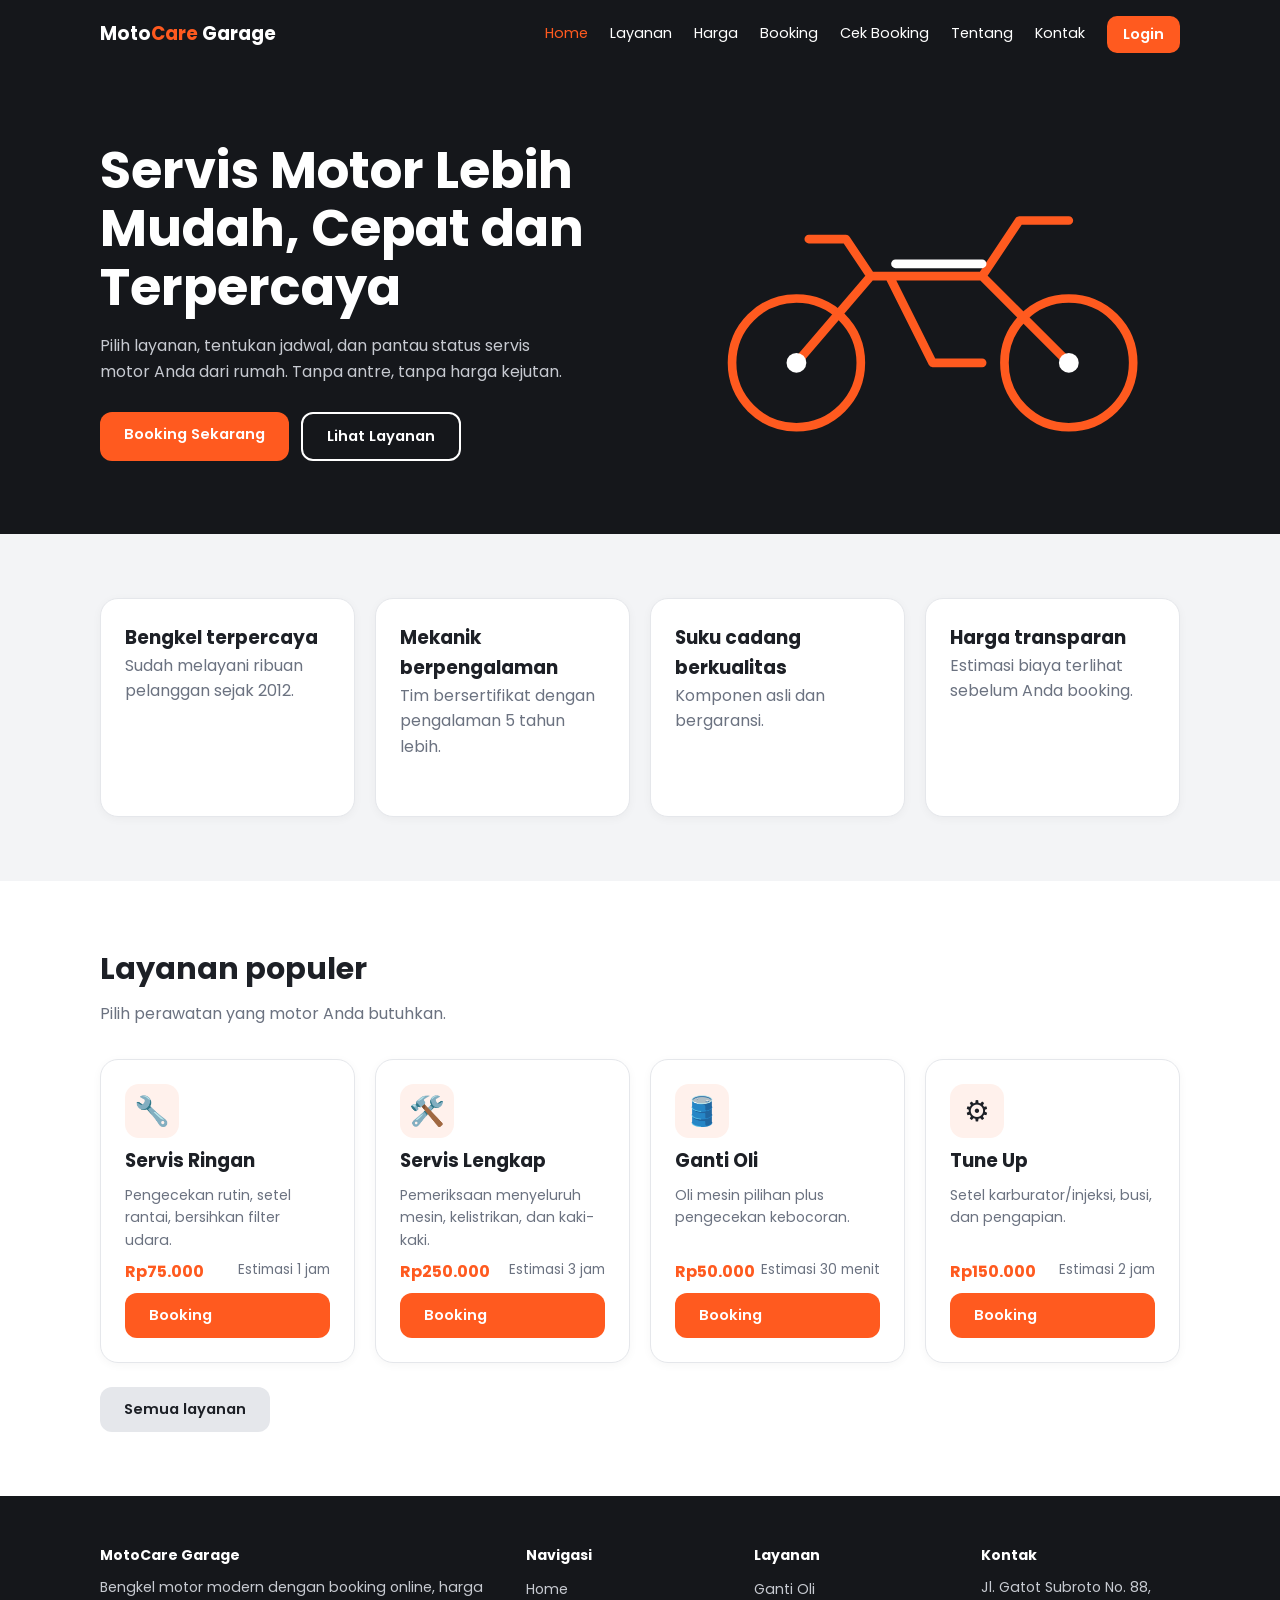
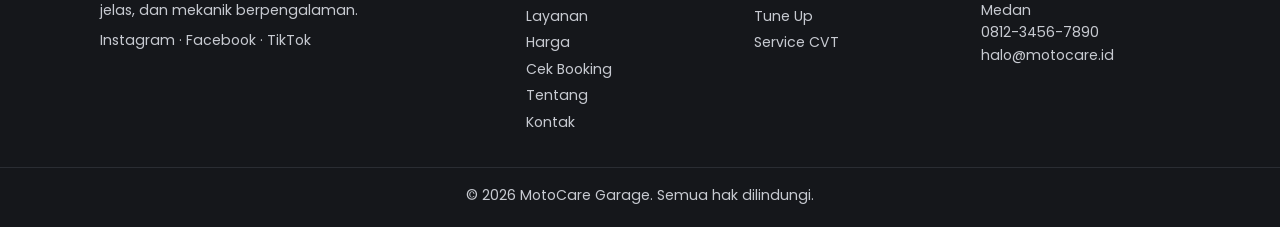
<file: index.html>
<!DOCTYPE html><html lang="id"><head><meta charset="UTF-8"><meta name="viewport" content="width=device-width,initial-scale=1"><title>Home - MotoCare Garage</title><link href="https://fonts.googleapis.com/css2?family=Poppins:wght@400;500;600;700&display=swap" rel="stylesheet"><link rel="stylesheet" href="css/style.css"><link rel="stylesheet" href="css/responsive.css"></head><body><header class="nav"><div class="wrap nav-in"><a class="logo" href="index.html">Moto<b>Care</b> Garage</a><button class="burger" id="burger" aria-label="Menu">&#9776;</button><nav id="menu"><a href="index.html">Home</a><a href="layanan.html">Layanan</a><a href="harga.html">Harga</a><a href="booking.html">Booking</a><a href="cek-booking.html">Cek Booking</a><a href="tentang.html">Tentang</a><a href="kontak.html">Kontak</a><a class="btn btn-sm" id="authLink" href="login.html">Login</a></nav></div></header><main><section class="hero"><div class="wrap"><div><h1>Servis Motor Lebih Mudah, Cepat dan Terpercaya</h1><p>Pilih layanan, tentukan jadwal, dan pantau status servis motor Anda dari rumah. Tanpa antre, tanpa harga kejutan.</p><div class="btns"><a class="btn" href="booking.html">Booking Sekarang</a><a class="btn btn-line" href="layanan.html">Lihat Layanan</a></div></div><svg viewBox="0 0 400 260" fill="none" stroke="#ff5a1f" stroke-width="7" stroke-linecap="round" stroke-linejoin="round" role="img" aria-label="Ilustrasi motor"><circle cx="90" cy="180" r="52"/><circle cx="310" cy="180" r="52"/><path d="M90 180 150 110h90l70 70M150 110l-20-30h-30M240 110l30-45h40M165 110l35 70h40" /><path d="M170 100h70" stroke="#fff"/><circle cx="90" cy="180" r="8" fill="#fff" stroke="none"/><circle cx="310" cy="180" r="8" fill="#fff" stroke="none"/></svg></div></section>
<section class="sec gray"><div class="wrap grid"><div class="card"><h3>Bengkel terpercaya</h3><p class="sub">Sudah melayani ribuan pelanggan sejak 2012.</p></div><div class="card"><h3>Mekanik berpengalaman</h3><p class="sub">Tim bersertifikat dengan pengalaman 5 tahun lebih.</p></div><div class="card"><h3>Suku cadang berkualitas</h3><p class="sub">Komponen asli dan bergaransi.</p></div><div class="card"><h3>Harga transparan</h3><p class="sub">Estimasi biaya terlihat sebelum Anda booking.</p></div></div></section>
<section class="sec"><div class="wrap"><h2>Layanan populer</h2><p class="sub">Pilih perawatan yang motor Anda butuhkan.</p><div class="grid" id="svcGrid" data-limit="4"></div><p style="margin-top:24px"><a class="btn btn-gray" href="layanan.html">Semua layanan</a></p></div></section></main>
<footer class="foot"><div class="wrap"><div><h4>MotoCare Garage</h4><p>Bengkel motor modern dengan booking online, harga jelas, dan mekanik berpengalaman.</p><p style="margin-top:8px">Instagram &middot; Facebook &middot; TikTok</p></div><div><h4>Navigasi</h4><a href="index.html">Home</a><a href="layanan.html">Layanan</a><a href="harga.html">Harga</a><a href="cek-booking.html">Cek Booking</a><a href="tentang.html">Tentang</a><a href="kontak.html">Kontak</a></div><div><h4>Layanan</h4><a href="layanan.html">Ganti Oli</a><a href="layanan.html">Tune Up</a><a href="layanan.html">Service CVT</a></div><div><h4>Kontak</h4><p>Jl. Gatot Subroto No. 88, Medan</p><p>0812-3456-7890</p><p>halo@motocare.id</p></div></div><p class="copy">&copy; 2026 MotoCare Garage. Semua hak dilindungi.</p></footer>
<script src="js/main.js"></script></body></html>
</file>
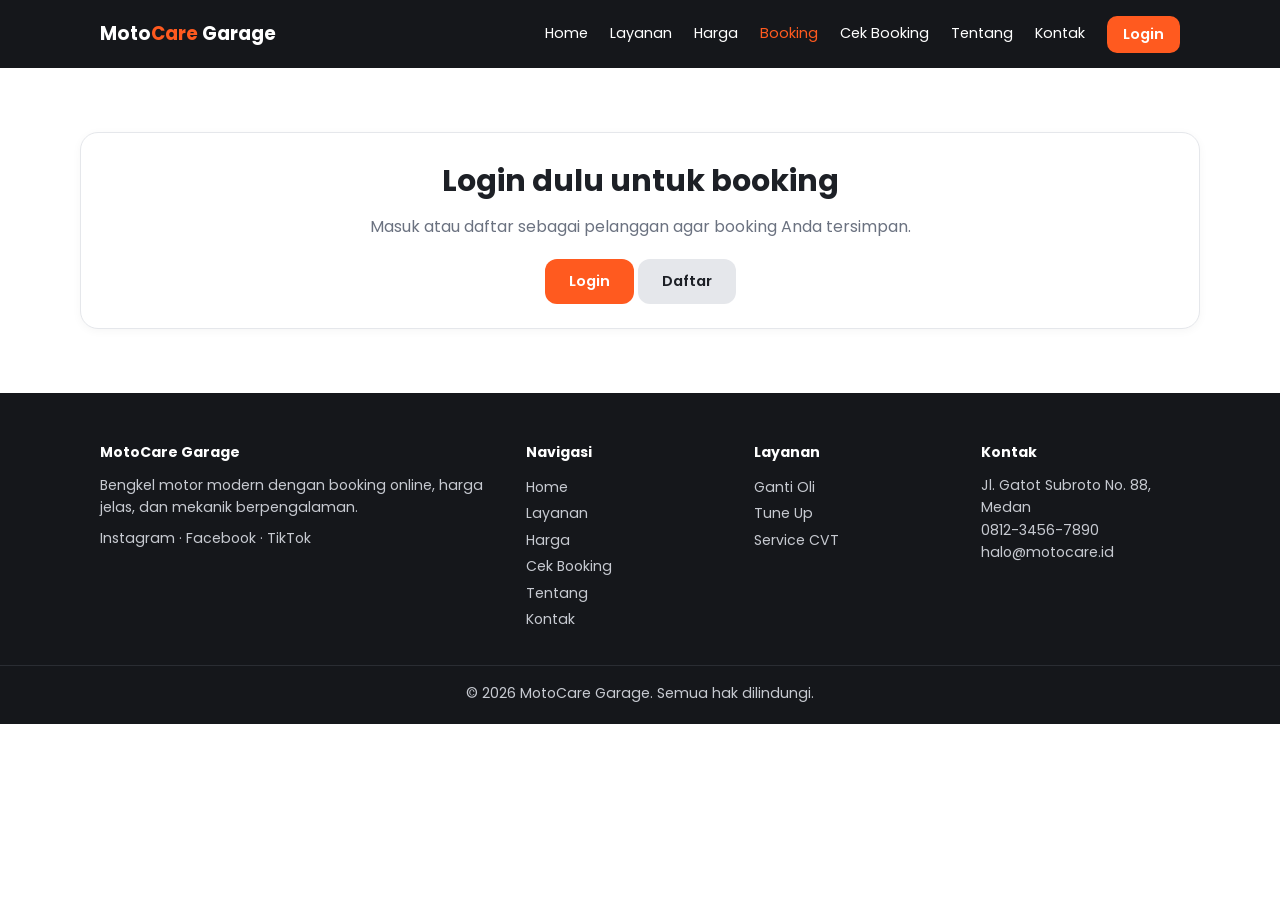
<file: booking.html>
<!DOCTYPE html><html lang="id"><head><meta charset="UTF-8"><meta name="viewport" content="width=device-width,initial-scale=1"><title>Booking Servis - MotoCare Garage</title><link href="https://fonts.googleapis.com/css2?family=Poppins:wght@400;500;600;700&display=swap" rel="stylesheet"><link rel="stylesheet" href="css/style.css"><link rel="stylesheet" href="css/responsive.css"></head><body><header class="nav"><div class="wrap nav-in"><a class="logo" href="index.html">Moto<b>Care</b> Garage</a><button class="burger" id="burger" aria-label="Menu">&#9776;</button><nav id="menu"><a href="index.html">Home</a><a href="layanan.html">Layanan</a><a href="harga.html">Harga</a><a href="booking.html">Booking</a><a href="cek-booking.html">Cek Booking</a><a href="tentang.html">Tentang</a><a href="kontak.html">Kontak</a><a class="btn btn-sm" id="authLink" href="login.html">Login</a></nav></div></header><main><section class="pagehead"><div class="wrap"><h1>Booking Servis</h1><p>Isi data motor dan pilih jadwal yang tersedia.</p></div></section><div class="wrap sec"><div id="bookWrap" class="form card"><form id="bookForm" novalidate><label>Nama pelanggan</label><input name="name"><p class="err" id="e-name"></p><div class="row"><div><label>Nomor WhatsApp</label><input name="wa" placeholder="081234567890"><p class="err" id="e-wa"></p></div><div><label>Jenis motor</label><input name="motor" placeholder="Honda Vario 150"><p class="err" id="e-motor"></p></div></div><div class="row"><div><label>Nomor plat</label><input name="plat" placeholder="BK 1234 AB"><p class="err" id="e-plat"></p></div><div><label>Layanan</label><select name="svc" id="svc"></select><p class="err" id="e-svc"></p></div></div><div class="row"><div><label>Tanggal</label><input type="date" name="date"><p class="err" id="e-date"></p></div><div><label>Jam</label><select name="time" id="time"></select><p class="err" id="e-time"></p></div></div><label>Keluhan motor</label><textarea name="note" rows="3"></textarea><button class="btn">Konfirmasi Booking</button></form></div></div></main>
<footer class="foot"><div class="wrap"><div><h4>MotoCare Garage</h4><p>Bengkel motor modern dengan booking online, harga jelas, dan mekanik berpengalaman.</p><p style="margin-top:8px">Instagram &middot; Facebook &middot; TikTok</p></div><div><h4>Navigasi</h4><a href="index.html">Home</a><a href="layanan.html">Layanan</a><a href="harga.html">Harga</a><a href="cek-booking.html">Cek Booking</a><a href="tentang.html">Tentang</a><a href="kontak.html">Kontak</a></div><div><h4>Layanan</h4><a href="layanan.html">Ganti Oli</a><a href="layanan.html">Tune Up</a><a href="layanan.html">Service CVT</a></div><div><h4>Kontak</h4><p>Jl. Gatot Subroto No. 88, Medan</p><p>0812-3456-7890</p><p>halo@motocare.id</p></div></div><p class="copy">&copy; 2026 MotoCare Garage. Semua hak dilindungi.</p></footer>
<script src="js/main.js"></script><script src="js/booking.js"></script></body></html>
</file>
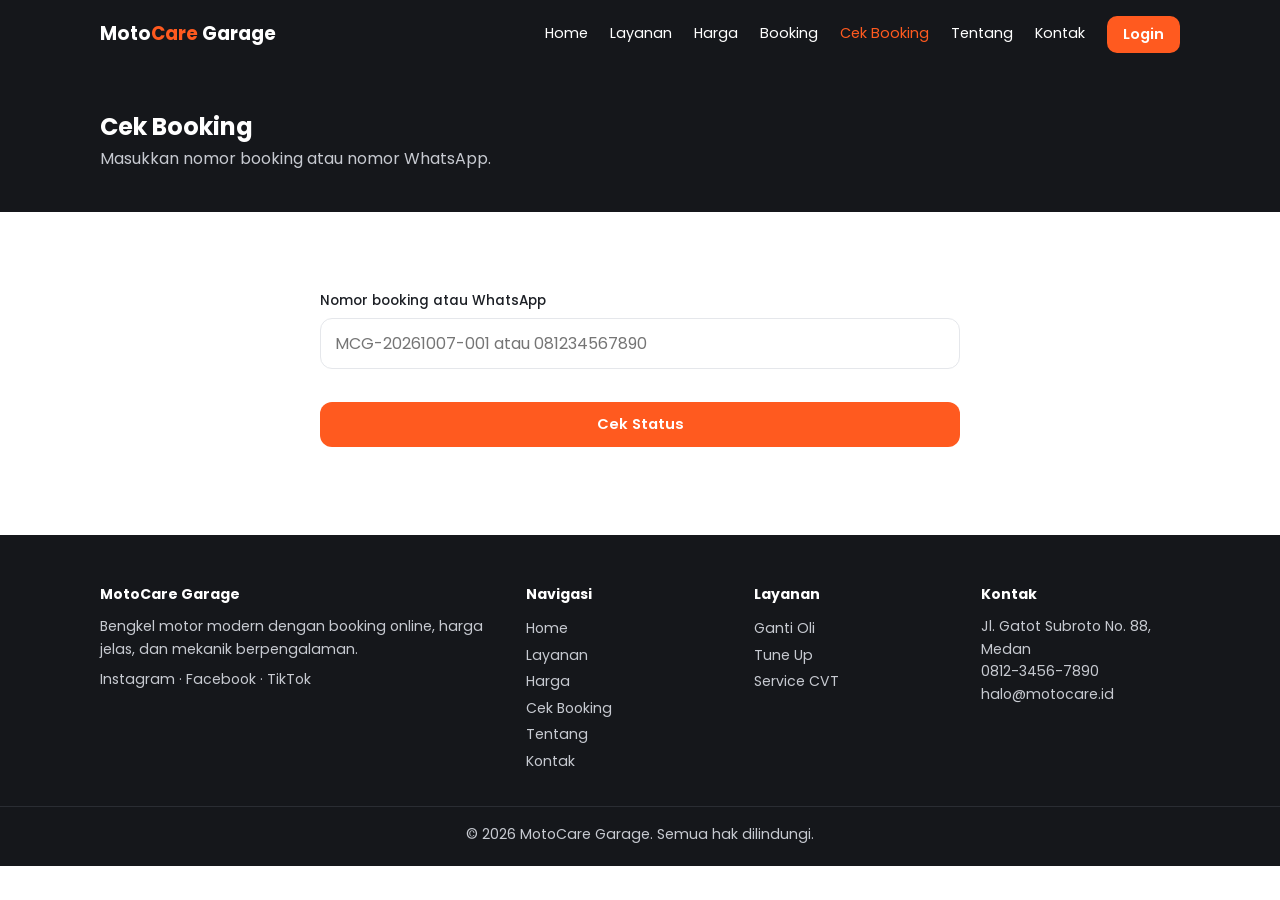
<file: cek-booking.html>
<!DOCTYPE html><html lang="id"><head><meta charset="UTF-8"><meta name="viewport" content="width=device-width,initial-scale=1"><title>Cek Booking - MotoCare Garage</title><link href="https://fonts.googleapis.com/css2?family=Poppins:wght@400;500;600;700&display=swap" rel="stylesheet"><link rel="stylesheet" href="css/style.css"><link rel="stylesheet" href="css/responsive.css"></head><body><header class="nav"><div class="wrap nav-in"><a class="logo" href="index.html">Moto<b>Care</b> Garage</a><button class="burger" id="burger" aria-label="Menu">&#9776;</button><nav id="menu"><a href="index.html">Home</a><a href="layanan.html">Layanan</a><a href="harga.html">Harga</a><a href="booking.html">Booking</a><a href="cek-booking.html">Cek Booking</a><a href="tentang.html">Tentang</a><a href="kontak.html">Kontak</a><a class="btn btn-sm" id="authLink" href="login.html">Login</a></nav></div></header><main><section class="pagehead"><div class="wrap"><h1>Cek Booking</h1><p>Masukkan nomor booking atau nomor WhatsApp.</p></div></section><div class="wrap sec"><form class="form" id="checkForm" novalidate><label>Nomor booking atau WhatsApp</label><input name="q" placeholder="MCG-20261007-001 atau 081234567890"><p class="err" id="e-q"></p><button class="btn">Cek Status</button></form><div class="form" id="result" style="margin-top:24px"></div></div></main>
<footer class="foot"><div class="wrap"><div><h4>MotoCare Garage</h4><p>Bengkel motor modern dengan booking online, harga jelas, dan mekanik berpengalaman.</p><p style="margin-top:8px">Instagram &middot; Facebook &middot; TikTok</p></div><div><h4>Navigasi</h4><a href="index.html">Home</a><a href="layanan.html">Layanan</a><a href="harga.html">Harga</a><a href="cek-booking.html">Cek Booking</a><a href="tentang.html">Tentang</a><a href="kontak.html">Kontak</a></div><div><h4>Layanan</h4><a href="layanan.html">Ganti Oli</a><a href="layanan.html">Tune Up</a><a href="layanan.html">Service CVT</a></div><div><h4>Kontak</h4><p>Jl. Gatot Subroto No. 88, Medan</p><p>0812-3456-7890</p><p>halo@motocare.id</p></div></div><p class="copy">&copy; 2026 MotoCare Garage. Semua hak dilindungi.</p></footer>
<script src="js/main.js"></script><script src="js/booking.js"></script></body></html>
</file>
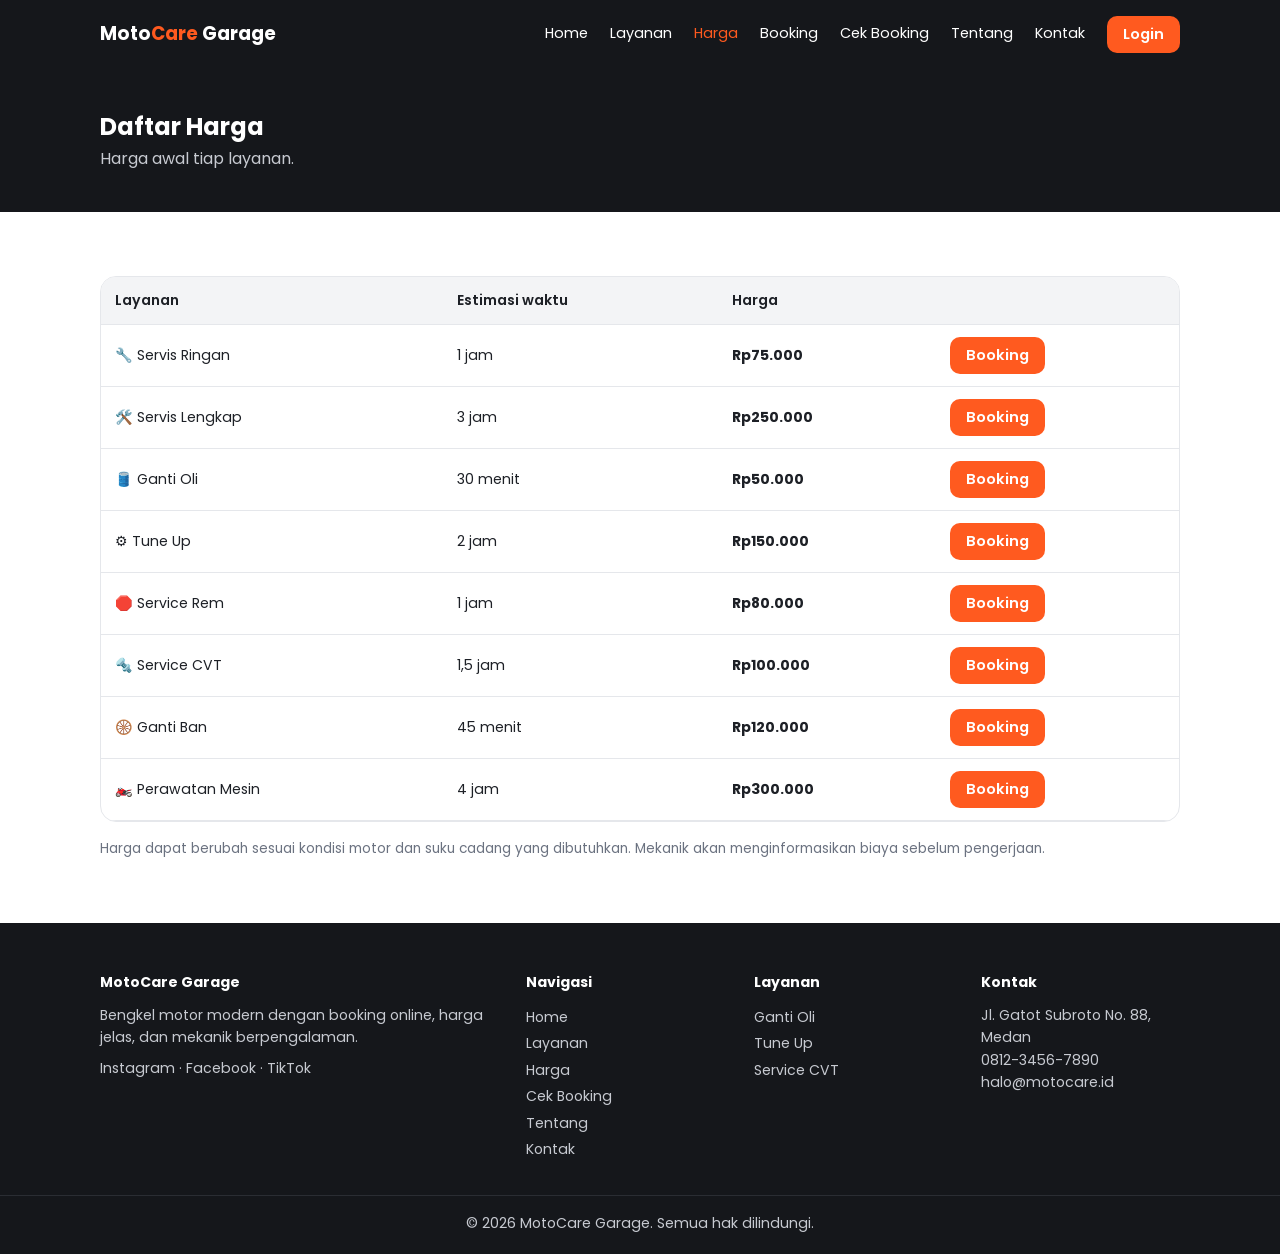
<file: harga.html>
<!DOCTYPE html><html lang="id"><head><meta charset="UTF-8"><meta name="viewport" content="width=device-width,initial-scale=1"><title>Harga - MotoCare Garage</title><link href="https://fonts.googleapis.com/css2?family=Poppins:wght@400;500;600;700&display=swap" rel="stylesheet"><link rel="stylesheet" href="css/style.css"><link rel="stylesheet" href="css/responsive.css"></head><body><header class="nav"><div class="wrap nav-in"><a class="logo" href="index.html">Moto<b>Care</b> Garage</a><button class="burger" id="burger" aria-label="Menu">&#9776;</button><nav id="menu"><a href="index.html">Home</a><a href="layanan.html">Layanan</a><a href="harga.html">Harga</a><a href="booking.html">Booking</a><a href="cek-booking.html">Cek Booking</a><a href="tentang.html">Tentang</a><a href="kontak.html">Kontak</a><a class="btn btn-sm" id="authLink" href="login.html">Login</a></nav></div></header><main><section class="pagehead"><div class="wrap"><h1>Daftar Harga</h1><p>Harga awal tiap layanan.</p></div></section><section class="sec"><div class="wrap"><div class="tbl"><table><thead><tr><th>Layanan</th><th>Estimasi waktu</th><th>Harga</th><th></th></tr></thead><tbody id="priceBody"></tbody></table></div><p class="note">Harga dapat berubah sesuai kondisi motor dan suku cadang yang dibutuhkan. Mekanik akan menginformasikan biaya sebelum pengerjaan.</p></div></section></main>
<footer class="foot"><div class="wrap"><div><h4>MotoCare Garage</h4><p>Bengkel motor modern dengan booking online, harga jelas, dan mekanik berpengalaman.</p><p style="margin-top:8px">Instagram &middot; Facebook &middot; TikTok</p></div><div><h4>Navigasi</h4><a href="index.html">Home</a><a href="layanan.html">Layanan</a><a href="harga.html">Harga</a><a href="cek-booking.html">Cek Booking</a><a href="tentang.html">Tentang</a><a href="kontak.html">Kontak</a></div><div><h4>Layanan</h4><a href="layanan.html">Ganti Oli</a><a href="layanan.html">Tune Up</a><a href="layanan.html">Service CVT</a></div><div><h4>Kontak</h4><p>Jl. Gatot Subroto No. 88, Medan</p><p>0812-3456-7890</p><p>halo@motocare.id</p></div></div><p class="copy">&copy; 2026 MotoCare Garage. Semua hak dilindungi.</p></footer>
<script src="js/main.js"></script></body></html>
</file>
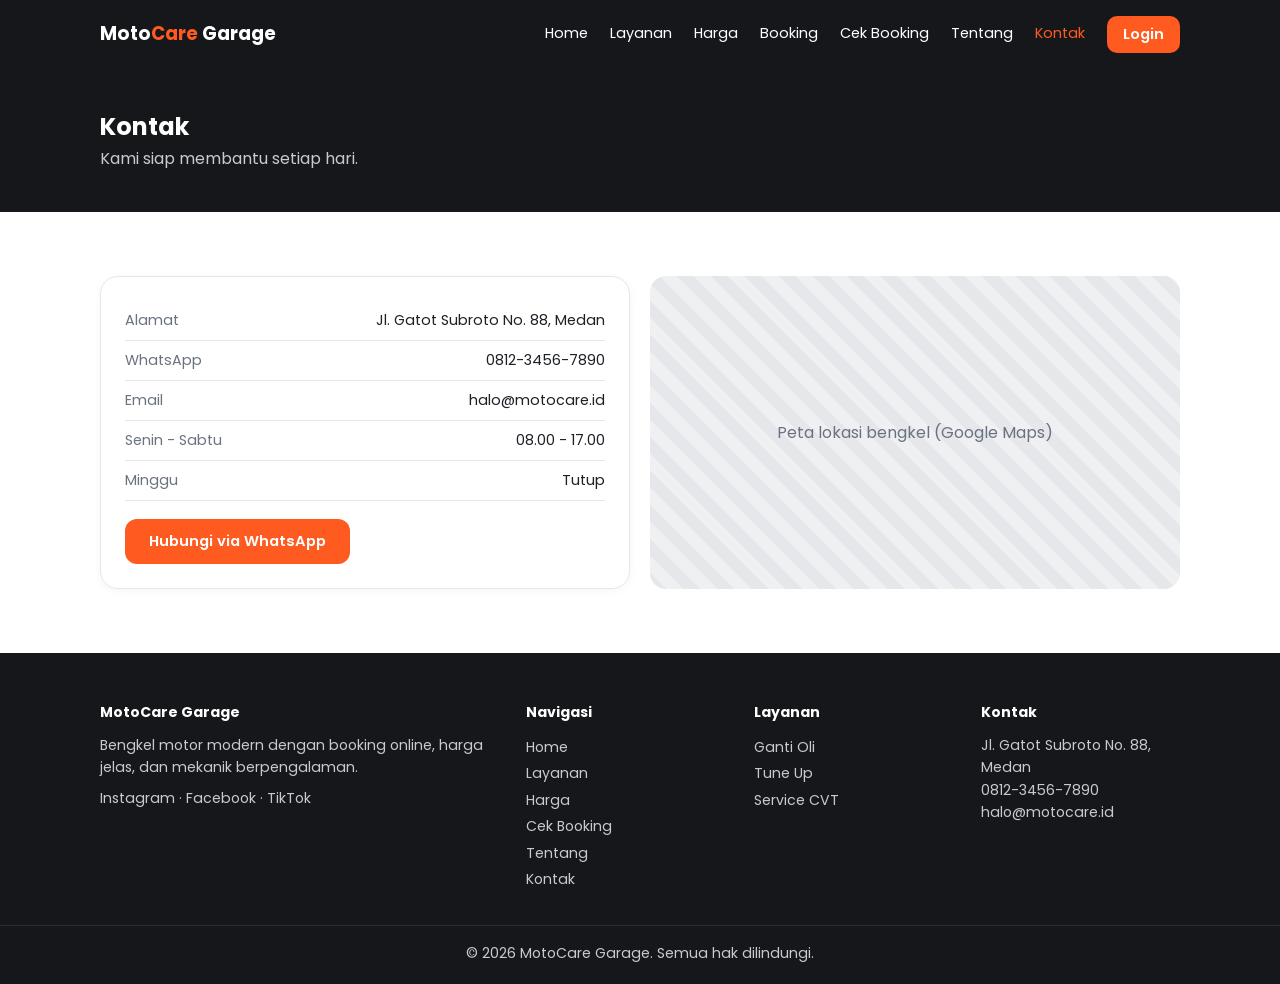
<file: kontak.html>
<!DOCTYPE html><html lang="id"><head><meta charset="UTF-8"><meta name="viewport" content="width=device-width,initial-scale=1"><title>Kontak - MotoCare Garage</title><link href="https://fonts.googleapis.com/css2?family=Poppins:wght@400;500;600;700&display=swap" rel="stylesheet"><link rel="stylesheet" href="css/style.css"><link rel="stylesheet" href="css/responsive.css"></head><body><header class="nav"><div class="wrap nav-in"><a class="logo" href="index.html">Moto<b>Care</b> Garage</a><button class="burger" id="burger" aria-label="Menu">&#9776;</button><nav id="menu"><a href="index.html">Home</a><a href="layanan.html">Layanan</a><a href="harga.html">Harga</a><a href="booking.html">Booking</a><a href="cek-booking.html">Cek Booking</a><a href="tentang.html">Tentang</a><a href="kontak.html">Kontak</a><a class="btn btn-sm" id="authLink" href="login.html">Login</a></nav></div></header><main><section class="pagehead"><div class="wrap"><h1>Kontak</h1><p>Kami siap membantu setiap hari.</p></div></section><section class="sec"><div class="wrap grid" style="grid-template-columns:repeat(auto-fit,minmax(280px,1fr))"><div class="card"><div class="kv"><span>Alamat</span>Jl. Gatot Subroto No. 88, Medan</div><div class="kv"><span>WhatsApp</span>0812-3456-7890</div><div class="kv"><span>Email</span>halo@motocare.id</div><div class="kv"><span>Senin - Sabtu</span>08.00 - 17.00</div><div class="kv"><span>Minggu</span>Tutup</div><a class="btn" style="margin-top:18px" href="https://wa.me/6281234567890" target="_blank" rel="noopener">Hubungi via WhatsApp</a></div><div class="map">Peta lokasi bengkel (Google Maps)</div></div></section></main>
<footer class="foot"><div class="wrap"><div><h4>MotoCare Garage</h4><p>Bengkel motor modern dengan booking online, harga jelas, dan mekanik berpengalaman.</p><p style="margin-top:8px">Instagram &middot; Facebook &middot; TikTok</p></div><div><h4>Navigasi</h4><a href="index.html">Home</a><a href="layanan.html">Layanan</a><a href="harga.html">Harga</a><a href="cek-booking.html">Cek Booking</a><a href="tentang.html">Tentang</a><a href="kontak.html">Kontak</a></div><div><h4>Layanan</h4><a href="layanan.html">Ganti Oli</a><a href="layanan.html">Tune Up</a><a href="layanan.html">Service CVT</a></div><div><h4>Kontak</h4><p>Jl. Gatot Subroto No. 88, Medan</p><p>0812-3456-7890</p><p>halo@motocare.id</p></div></div><p class="copy">&copy; 2026 MotoCare Garage. Semua hak dilindungi.</p></footer>
<script src="js/main.js"></script></body></html>
</file>
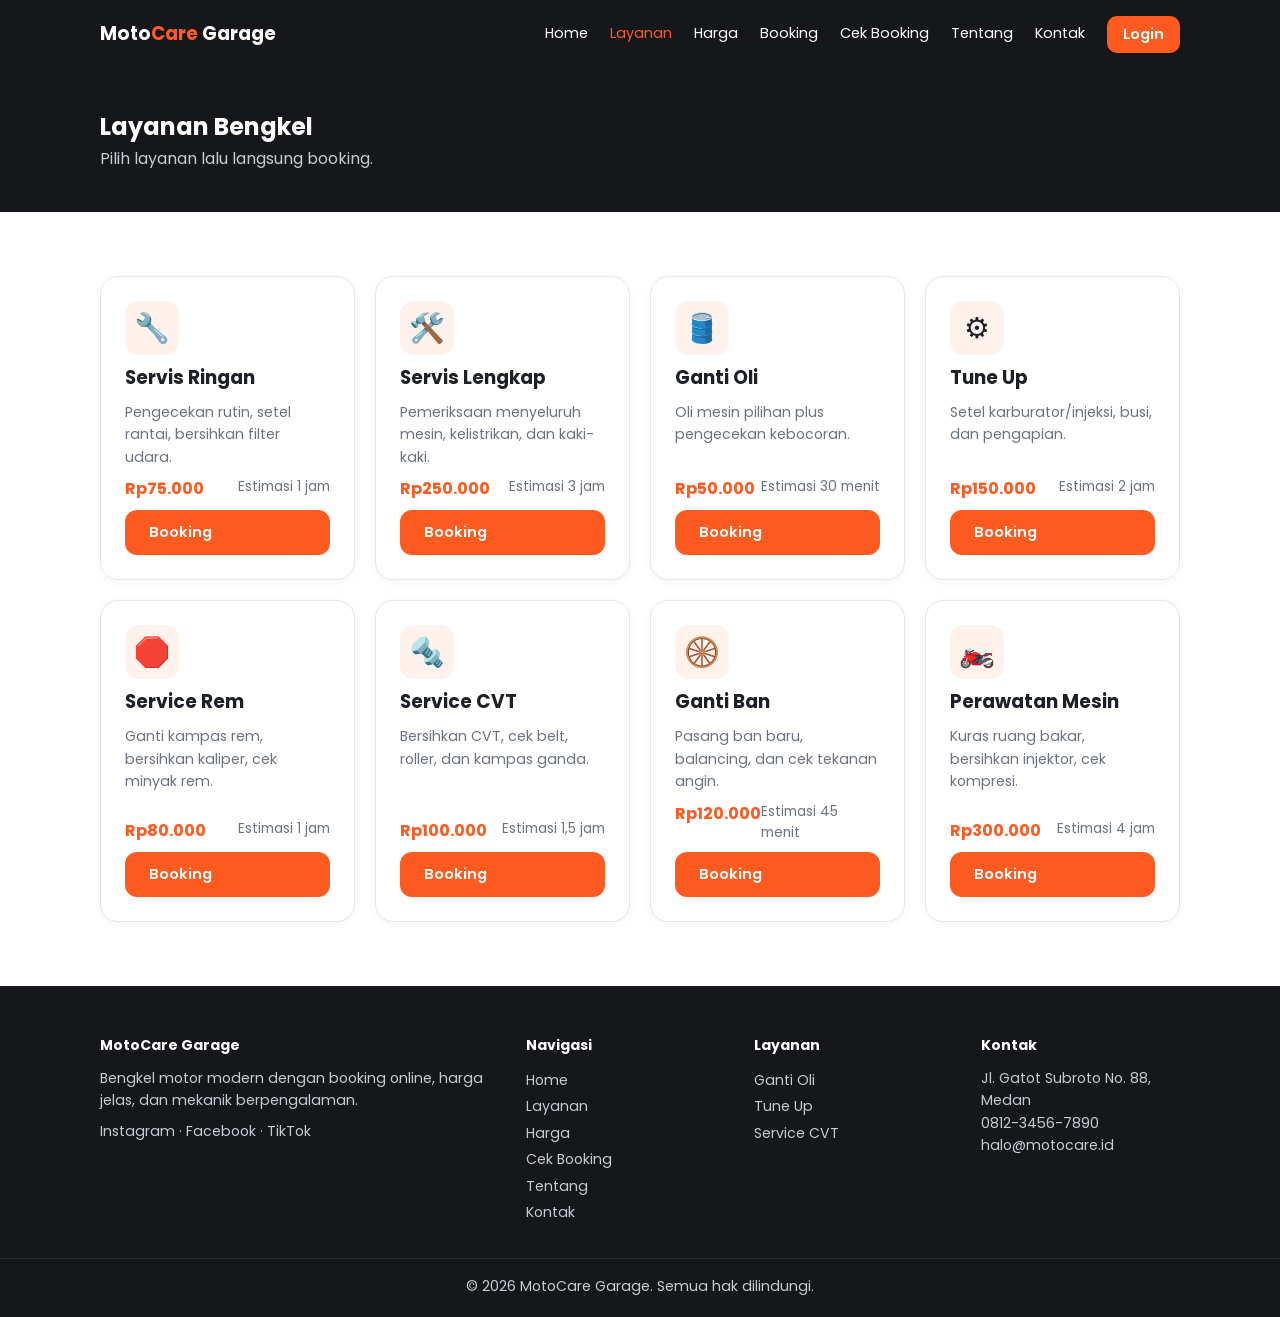
<file: layanan.html>
<!DOCTYPE html><html lang="id"><head><meta charset="UTF-8"><meta name="viewport" content="width=device-width,initial-scale=1"><title>Layanan - MotoCare Garage</title><link href="https://fonts.googleapis.com/css2?family=Poppins:wght@400;500;600;700&display=swap" rel="stylesheet"><link rel="stylesheet" href="css/style.css"><link rel="stylesheet" href="css/responsive.css"></head><body><header class="nav"><div class="wrap nav-in"><a class="logo" href="index.html">Moto<b>Care</b> Garage</a><button class="burger" id="burger" aria-label="Menu">&#9776;</button><nav id="menu"><a href="index.html">Home</a><a href="layanan.html">Layanan</a><a href="harga.html">Harga</a><a href="booking.html">Booking</a><a href="cek-booking.html">Cek Booking</a><a href="tentang.html">Tentang</a><a href="kontak.html">Kontak</a><a class="btn btn-sm" id="authLink" href="login.html">Login</a></nav></div></header><main><section class="pagehead"><div class="wrap"><h1>Layanan Bengkel</h1><p>Pilih layanan lalu langsung booking.</p></div></section><section class="sec"><div class="wrap"><div class="grid" id="svcGrid"></div></div></section></main>
<footer class="foot"><div class="wrap"><div><h4>MotoCare Garage</h4><p>Bengkel motor modern dengan booking online, harga jelas, dan mekanik berpengalaman.</p><p style="margin-top:8px">Instagram &middot; Facebook &middot; TikTok</p></div><div><h4>Navigasi</h4><a href="index.html">Home</a><a href="layanan.html">Layanan</a><a href="harga.html">Harga</a><a href="cek-booking.html">Cek Booking</a><a href="tentang.html">Tentang</a><a href="kontak.html">Kontak</a></div><div><h4>Layanan</h4><a href="layanan.html">Ganti Oli</a><a href="layanan.html">Tune Up</a><a href="layanan.html">Service CVT</a></div><div><h4>Kontak</h4><p>Jl. Gatot Subroto No. 88, Medan</p><p>0812-3456-7890</p><p>halo@motocare.id</p></div></div><p class="copy">&copy; 2026 MotoCare Garage. Semua hak dilindungi.</p></footer>
<script src="js/main.js"></script></body></html>
</file>
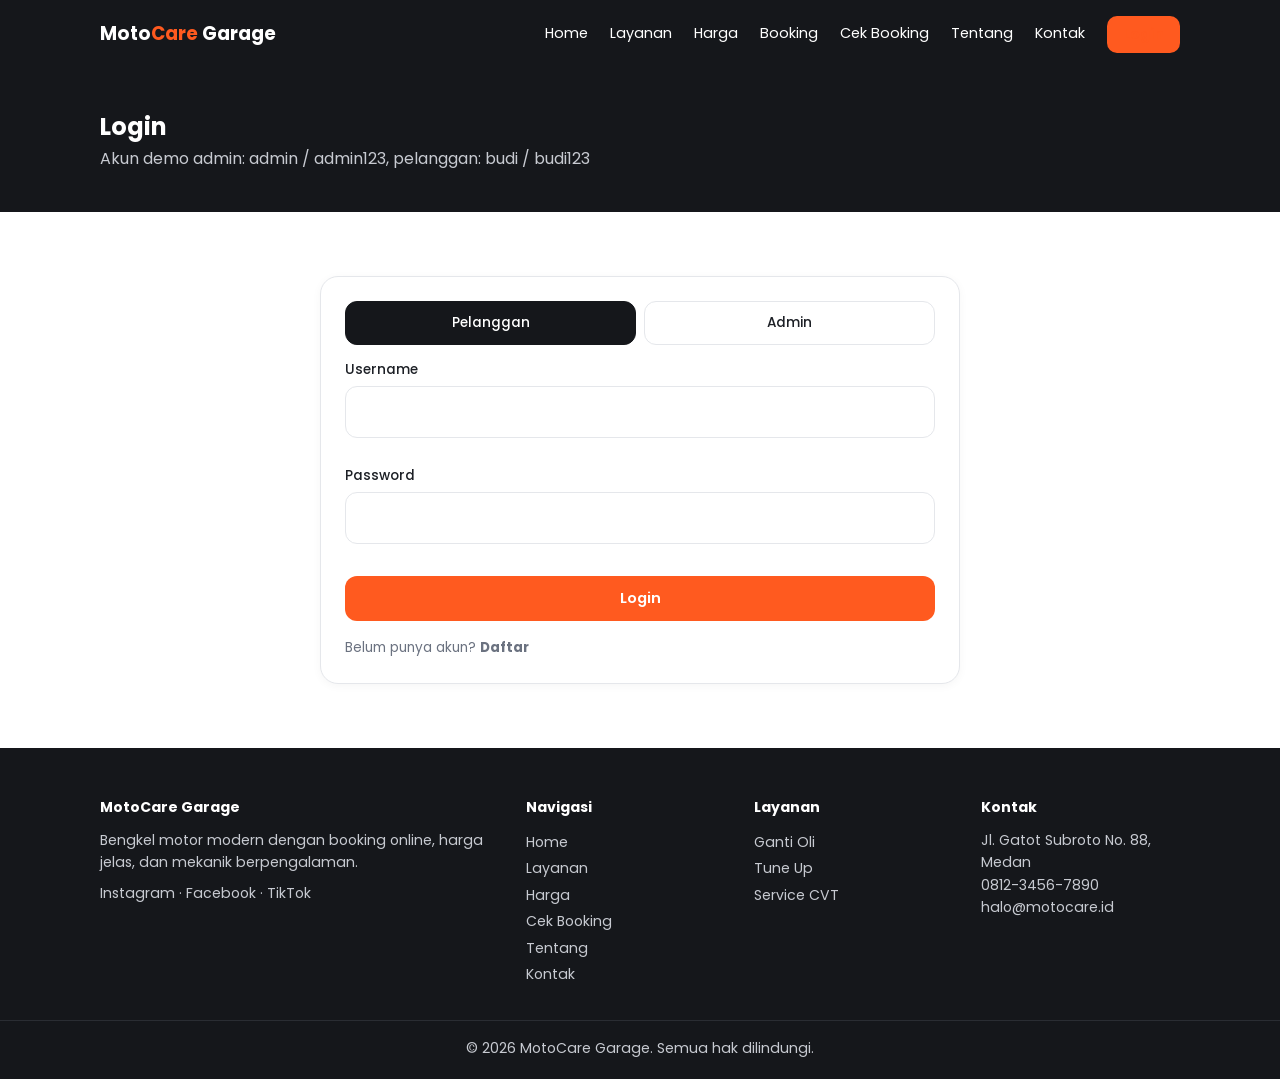
<file: login.html>
<!DOCTYPE html><html lang="id"><head><meta charset="UTF-8"><meta name="viewport" content="width=device-width,initial-scale=1"><title>Login - MotoCare Garage</title><link href="https://fonts.googleapis.com/css2?family=Poppins:wght@400;500;600;700&display=swap" rel="stylesheet"><link rel="stylesheet" href="css/style.css"><link rel="stylesheet" href="css/responsive.css"></head><body><header class="nav"><div class="wrap nav-in"><a class="logo" href="index.html">Moto<b>Care</b> Garage</a><button class="burger" id="burger" aria-label="Menu">&#9776;</button><nav id="menu"><a href="index.html">Home</a><a href="layanan.html">Layanan</a><a href="harga.html">Harga</a><a href="booking.html">Booking</a><a href="cek-booking.html">Cek Booking</a><a href="tentang.html">Tentang</a><a href="kontak.html">Kontak</a><a class="btn btn-sm" id="authLink" href="login.html">Login</a></nav></div></header><main><section class="pagehead"><div class="wrap"><h1>Login</h1><p>Akun demo admin: admin / admin123, pelanggan: budi / budi123</p></div></section><div class="wrap sec"><form class="form card" id="authForm" data-mode="login" novalidate><div class="tabs"><label><input type="radio" name="role" value="customer" checked>Pelanggan</label><label><input type="radio" name="role" value="admin">Admin</label></div><label>Username</label><input name="username"><p class="err" id="e-username"></p><label>Password</label><input name="password" type="password"><p class="err" id="e-password"></p><button class="btn">Login</button><p class="note">Belum punya akun? <a href="register.html"><b>Daftar</b></a></p></form></div></main>
<footer class="foot"><div class="wrap"><div><h4>MotoCare Garage</h4><p>Bengkel motor modern dengan booking online, harga jelas, dan mekanik berpengalaman.</p><p style="margin-top:8px">Instagram &middot; Facebook &middot; TikTok</p></div><div><h4>Navigasi</h4><a href="index.html">Home</a><a href="layanan.html">Layanan</a><a href="harga.html">Harga</a><a href="cek-booking.html">Cek Booking</a><a href="tentang.html">Tentang</a><a href="kontak.html">Kontak</a></div><div><h4>Layanan</h4><a href="layanan.html">Ganti Oli</a><a href="layanan.html">Tune Up</a><a href="layanan.html">Service CVT</a></div><div><h4>Kontak</h4><p>Jl. Gatot Subroto No. 88, Medan</p><p>0812-3456-7890</p><p>halo@motocare.id</p></div></div><p class="copy">&copy; 2026 MotoCare Garage. Semua hak dilindungi.</p></footer>
<script src="js/main.js"></script><script src="js/auth.js"></script></body></html>
</file>
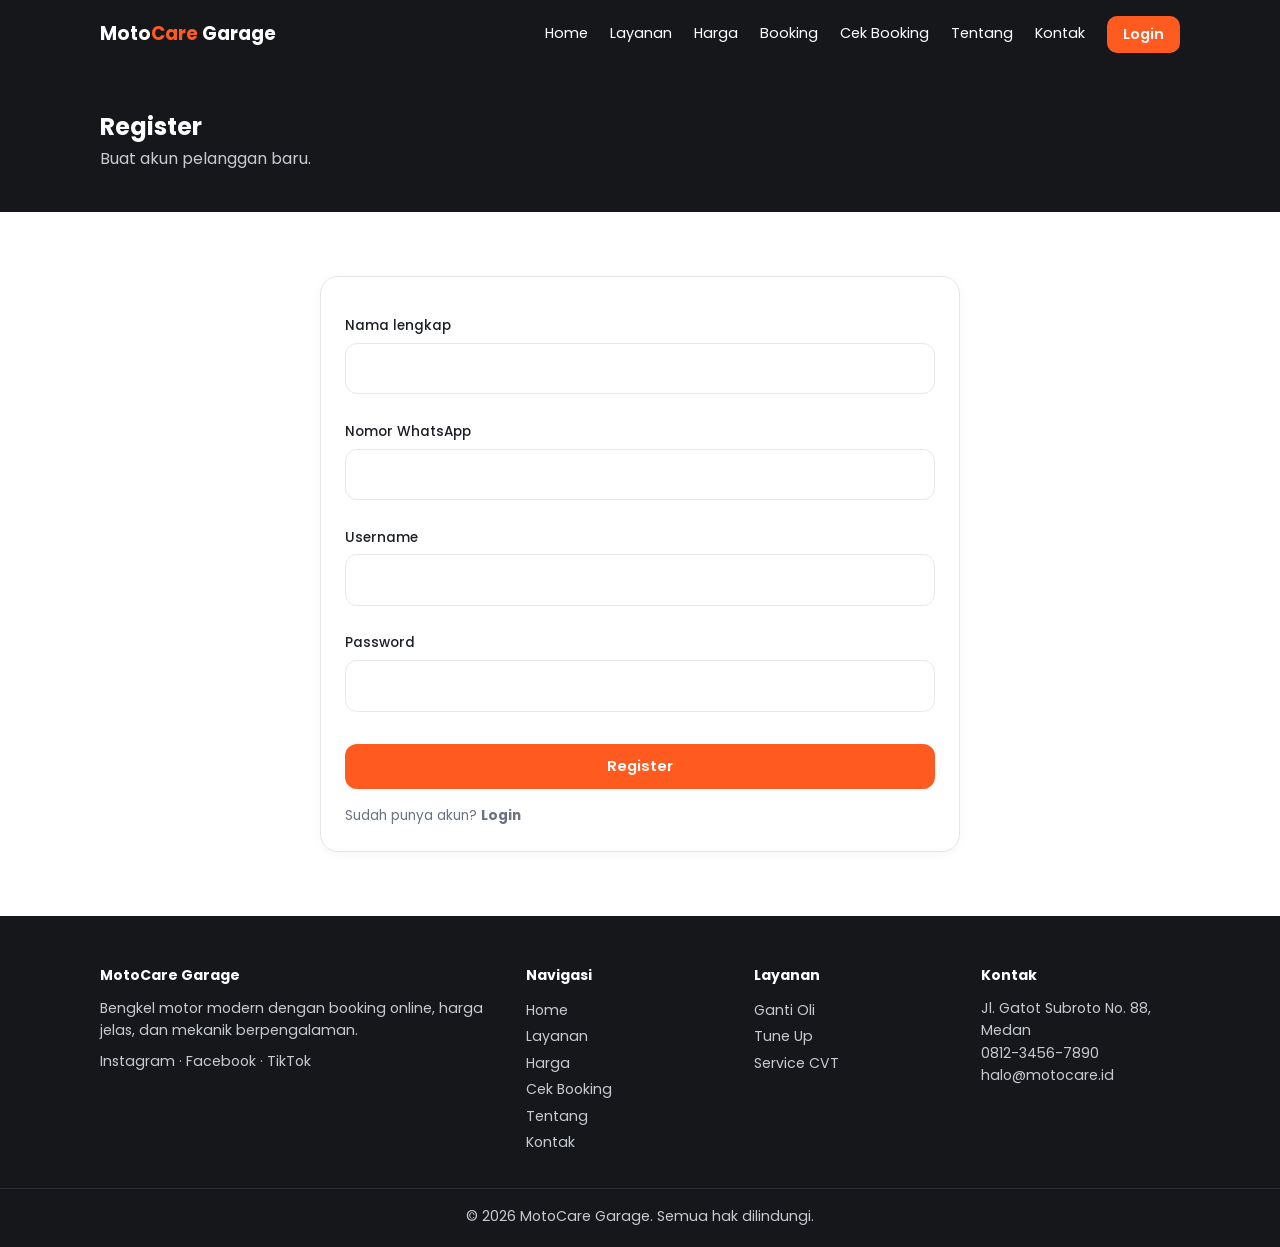
<file: register.html>
<!DOCTYPE html><html lang="id"><head><meta charset="UTF-8"><meta name="viewport" content="width=device-width,initial-scale=1"><title>Register - MotoCare Garage</title><link href="https://fonts.googleapis.com/css2?family=Poppins:wght@400;500;600;700&display=swap" rel="stylesheet"><link rel="stylesheet" href="css/style.css"><link rel="stylesheet" href="css/responsive.css"></head><body><header class="nav"><div class="wrap nav-in"><a class="logo" href="index.html">Moto<b>Care</b> Garage</a><button class="burger" id="burger" aria-label="Menu">&#9776;</button><nav id="menu"><a href="index.html">Home</a><a href="layanan.html">Layanan</a><a href="harga.html">Harga</a><a href="booking.html">Booking</a><a href="cek-booking.html">Cek Booking</a><a href="tentang.html">Tentang</a><a href="kontak.html">Kontak</a><a class="btn btn-sm" id="authLink" href="login.html">Login</a></nav></div></header><main><section class="pagehead"><div class="wrap"><h1>Register</h1><p>Buat akun pelanggan baru.</p></div></section><div class="wrap sec"><form class="form card" id="authForm" data-mode="register" novalidate><label>Nama lengkap</label><input name="name"><p class="err" id="e-name"></p><label>Nomor WhatsApp</label><input name="wa"><p class="err" id="e-wa"></p><label>Username</label><input name="username"><p class="err" id="e-username"></p><label>Password</label><input name="password" type="password"><p class="err" id="e-password"></p><button class="btn">Register</button><p class="note">Sudah punya akun? <a href="login.html"><b>Login</b></a></p></form></div></main>
<footer class="foot"><div class="wrap"><div><h4>MotoCare Garage</h4><p>Bengkel motor modern dengan booking online, harga jelas, dan mekanik berpengalaman.</p><p style="margin-top:8px">Instagram &middot; Facebook &middot; TikTok</p></div><div><h4>Navigasi</h4><a href="index.html">Home</a><a href="layanan.html">Layanan</a><a href="harga.html">Harga</a><a href="cek-booking.html">Cek Booking</a><a href="tentang.html">Tentang</a><a href="kontak.html">Kontak</a></div><div><h4>Layanan</h4><a href="layanan.html">Ganti Oli</a><a href="layanan.html">Tune Up</a><a href="layanan.html">Service CVT</a></div><div><h4>Kontak</h4><p>Jl. Gatot Subroto No. 88, Medan</p><p>0812-3456-7890</p><p>halo@motocare.id</p></div></div><p class="copy">&copy; 2026 MotoCare Garage. Semua hak dilindungi.</p></footer>
<script src="js/main.js"></script><script src="js/auth.js"></script></body></html>
</file>
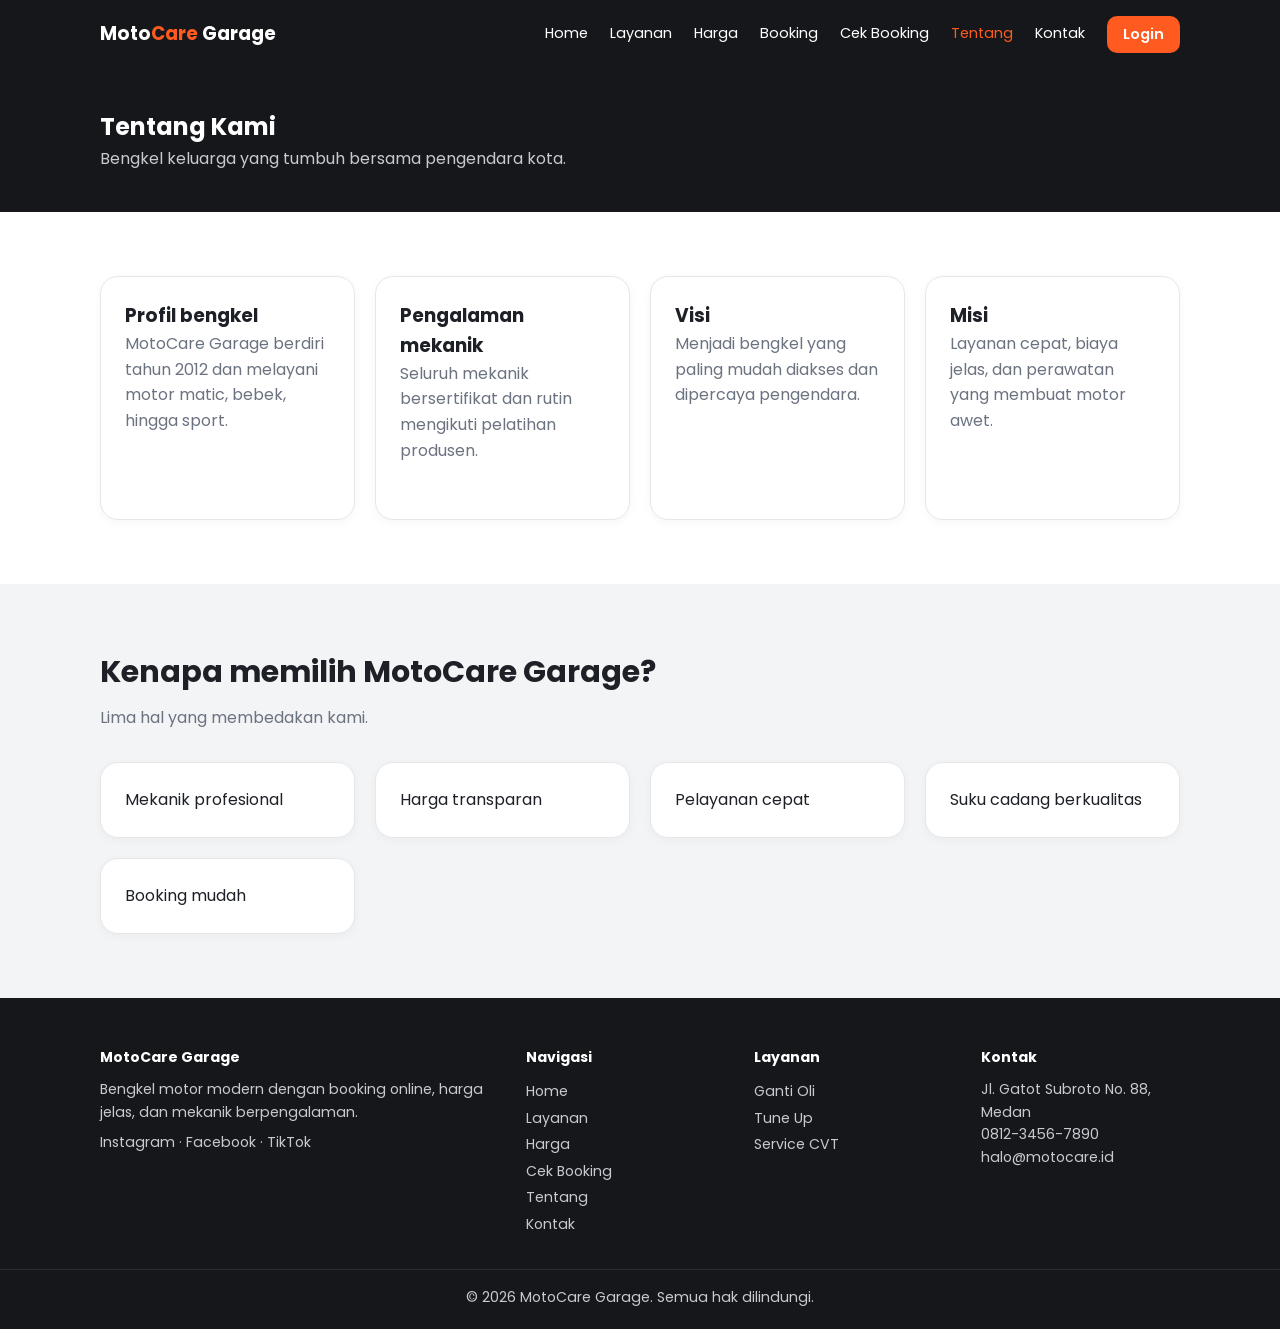
<file: tentang.html>
<!DOCTYPE html><html lang="id"><head><meta charset="UTF-8"><meta name="viewport" content="width=device-width,initial-scale=1"><title>Tentang Kami - MotoCare Garage</title><link href="https://fonts.googleapis.com/css2?family=Poppins:wght@400;500;600;700&display=swap" rel="stylesheet"><link rel="stylesheet" href="css/style.css"><link rel="stylesheet" href="css/responsive.css"></head><body><header class="nav"><div class="wrap nav-in"><a class="logo" href="index.html">Moto<b>Care</b> Garage</a><button class="burger" id="burger" aria-label="Menu">&#9776;</button><nav id="menu"><a href="index.html">Home</a><a href="layanan.html">Layanan</a><a href="harga.html">Harga</a><a href="booking.html">Booking</a><a href="cek-booking.html">Cek Booking</a><a href="tentang.html">Tentang</a><a href="kontak.html">Kontak</a><a class="btn btn-sm" id="authLink" href="login.html">Login</a></nav></div></header><main><section class="pagehead"><div class="wrap"><h1>Tentang Kami</h1><p>Bengkel keluarga yang tumbuh bersama pengendara kota.</p></div></section><section class="sec"><div class="wrap grid"><div class="card"><h3>Profil bengkel</h3><p class="sub">MotoCare Garage berdiri tahun 2012 dan melayani motor matic, bebek, hingga sport.</p></div><div class="card"><h3>Pengalaman mekanik</h3><p class="sub">Seluruh mekanik bersertifikat dan rutin mengikuti pelatihan produsen.</p></div><div class="card"><h3>Visi</h3><p class="sub">Menjadi bengkel yang paling mudah diakses dan dipercaya pengendara.</p></div><div class="card"><h3>Misi</h3><p class="sub">Layanan cepat, biaya jelas, dan perawatan yang membuat motor awet.</p></div></div></section>
<section class="sec gray"><div class="wrap"><h2>Kenapa memilih MotoCare Garage?</h2><p class="sub">Lima hal yang membedakan kami.</p><div class="grid"><div class="card">Mekanik profesional</div><div class="card">Harga transparan</div><div class="card">Pelayanan cepat</div><div class="card">Suku cadang berkualitas</div><div class="card">Booking mudah</div></div></div></section></main>
<footer class="foot"><div class="wrap"><div><h4>MotoCare Garage</h4><p>Bengkel motor modern dengan booking online, harga jelas, dan mekanik berpengalaman.</p><p style="margin-top:8px">Instagram &middot; Facebook &middot; TikTok</p></div><div><h4>Navigasi</h4><a href="index.html">Home</a><a href="layanan.html">Layanan</a><a href="harga.html">Harga</a><a href="cek-booking.html">Cek Booking</a><a href="tentang.html">Tentang</a><a href="kontak.html">Kontak</a></div><div><h4>Layanan</h4><a href="layanan.html">Ganti Oli</a><a href="layanan.html">Tune Up</a><a href="layanan.html">Service CVT</a></div><div><h4>Kontak</h4><p>Jl. Gatot Subroto No. 88, Medan</p><p>0812-3456-7890</p><p>halo@motocare.id</p></div></div><p class="copy">&copy; 2026 MotoCare Garage. Semua hak dilindungi.</p></footer>
<script src="js/main.js"></script></body></html>
</file>
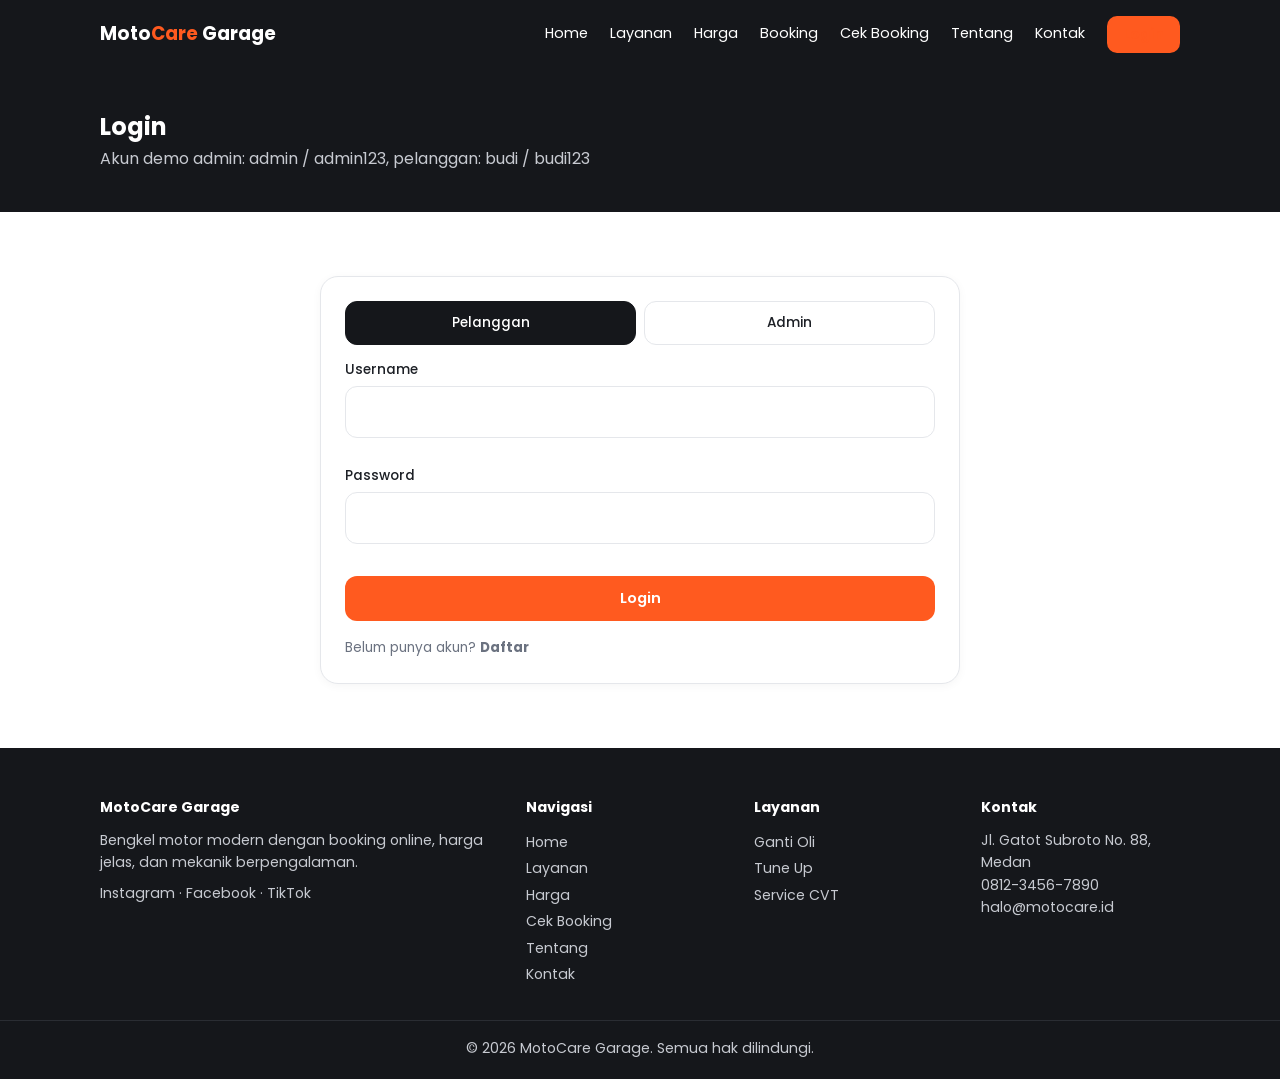
<file: admin/booking.html>
<!DOCTYPE html><html lang="id"><head><meta charset="UTF-8"><meta name="viewport" content="width=device-width,initial-scale=1"><title>Admin Kelola Booking - MotoCare Garage</title><link href="https://fonts.googleapis.com/css2?family=Poppins:wght@400;500;600;700&display=swap" rel="stylesheet"><link rel="stylesheet" href="../css/style.css"><link rel="stylesheet" href="../css/responsive.css"><link rel="stylesheet" href="../css/admin.css"></head><body class="adm" data-page="booking"><aside class="side"><a class="logo" href="../index.html">Moto<b>Care</b> Garage</a><a class="l" href="dashboard.html">Dashboard</a><a class="l on" href="booking.html">Booking</a><a class="l" href="layanan.html">Layanan</a><a class="l" href="#" id="out">Keluar</a></aside><div class="main"><h1>Kelola Booking</h1><div class="bar"><input id="q" placeholder="Cari nomor, nama, WhatsApp, plat"><select id="fs"></select><input id="fd" type="date"></div><div class="tbl"><table><thead><tr><th>ID Booking</th><th>Nama</th><th>WhatsApp</th><th>Motor</th><th>Layanan</th><th>Tanggal</th><th>Jam</th><th>Status</th><th>Aksi</th></tr></thead><tbody id="body"></tbody></table></div></div><script src="../js/main.js"></script><script src="../js/booking.js"></script><script src="../js/admin.js"></script></body></html>
</file>
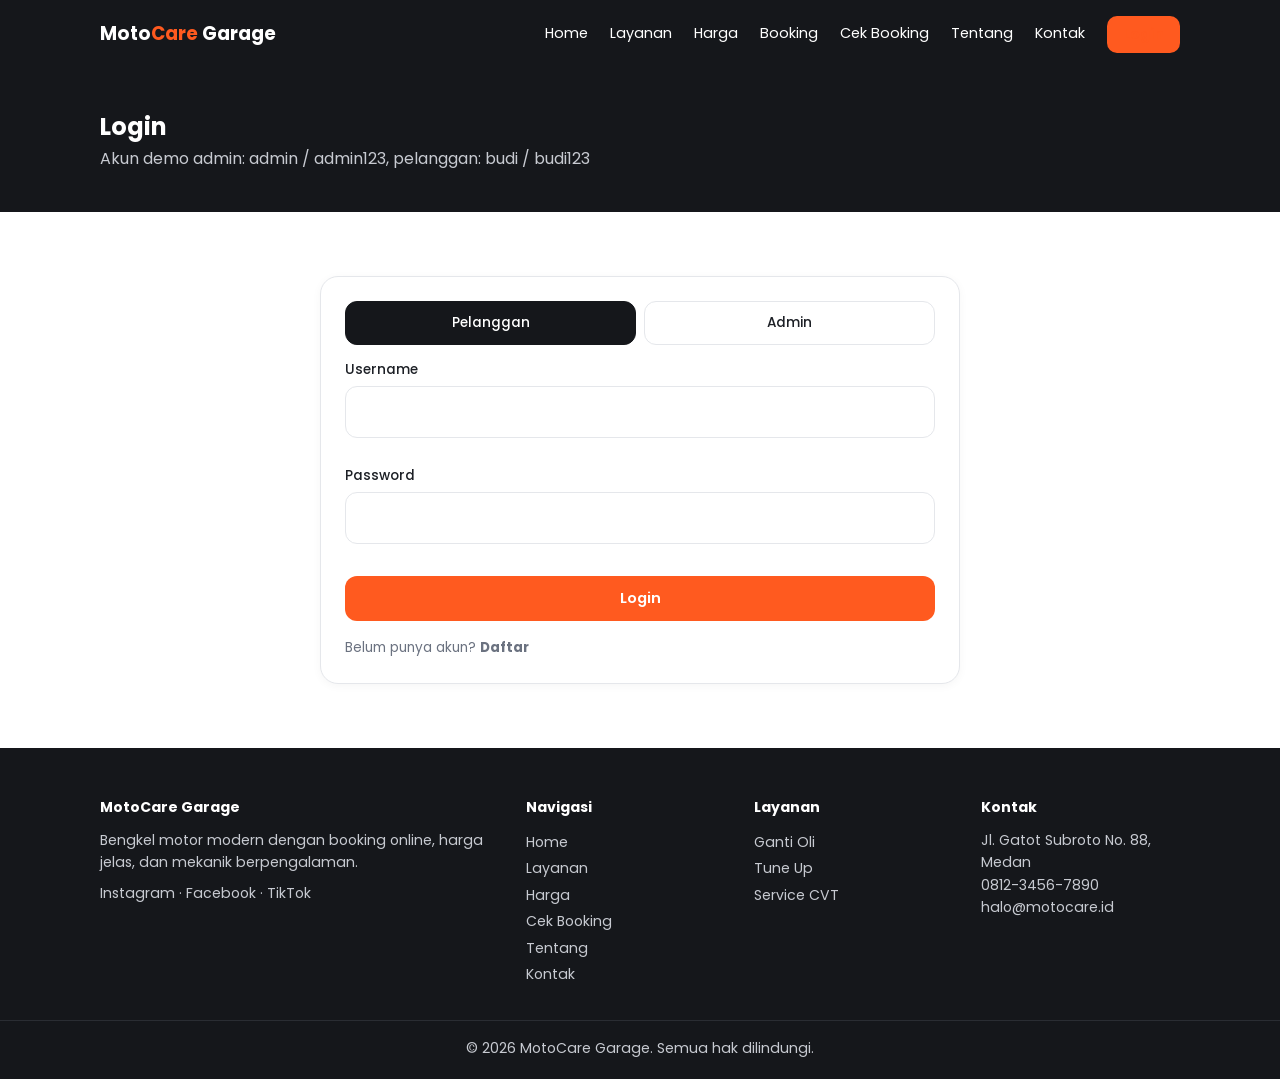
<file: admin/dashboard.html>
<!DOCTYPE html><html lang="id"><head><meta charset="UTF-8"><meta name="viewport" content="width=device-width,initial-scale=1"><title>Admin Dashboard - MotoCare Garage</title><link href="https://fonts.googleapis.com/css2?family=Poppins:wght@400;500;600;700&display=swap" rel="stylesheet"><link rel="stylesheet" href="../css/style.css"><link rel="stylesheet" href="../css/responsive.css"><link rel="stylesheet" href="../css/admin.css"></head><body class="adm" data-page="dashboard"><aside class="side"><a class="logo" href="../index.html">Moto<b>Care</b> Garage</a><a class="l on" href="dashboard.html">Dashboard</a><a class="l" href="booking.html">Booking</a><a class="l" href="layanan.html">Layanan</a><a class="l" href="#" id="out">Keluar</a></aside><div class="main"><h1>Dashboard</h1><div class="stats" id="stats"></div><div class="card"><h3>Booking per status</h3><div id="byStatus"></div></div><h2 class="t">Data pelanggan</h2><div class="tbl"><table><thead><tr><th>Nama</th><th>Username</th><th>WhatsApp</th><th>Booking</th></tr></thead><tbody id="custBody"></tbody></table></div></div><script src="../js/main.js"></script><script src="../js/booking.js"></script><script src="../js/admin.js"></script></body></html>
</file>
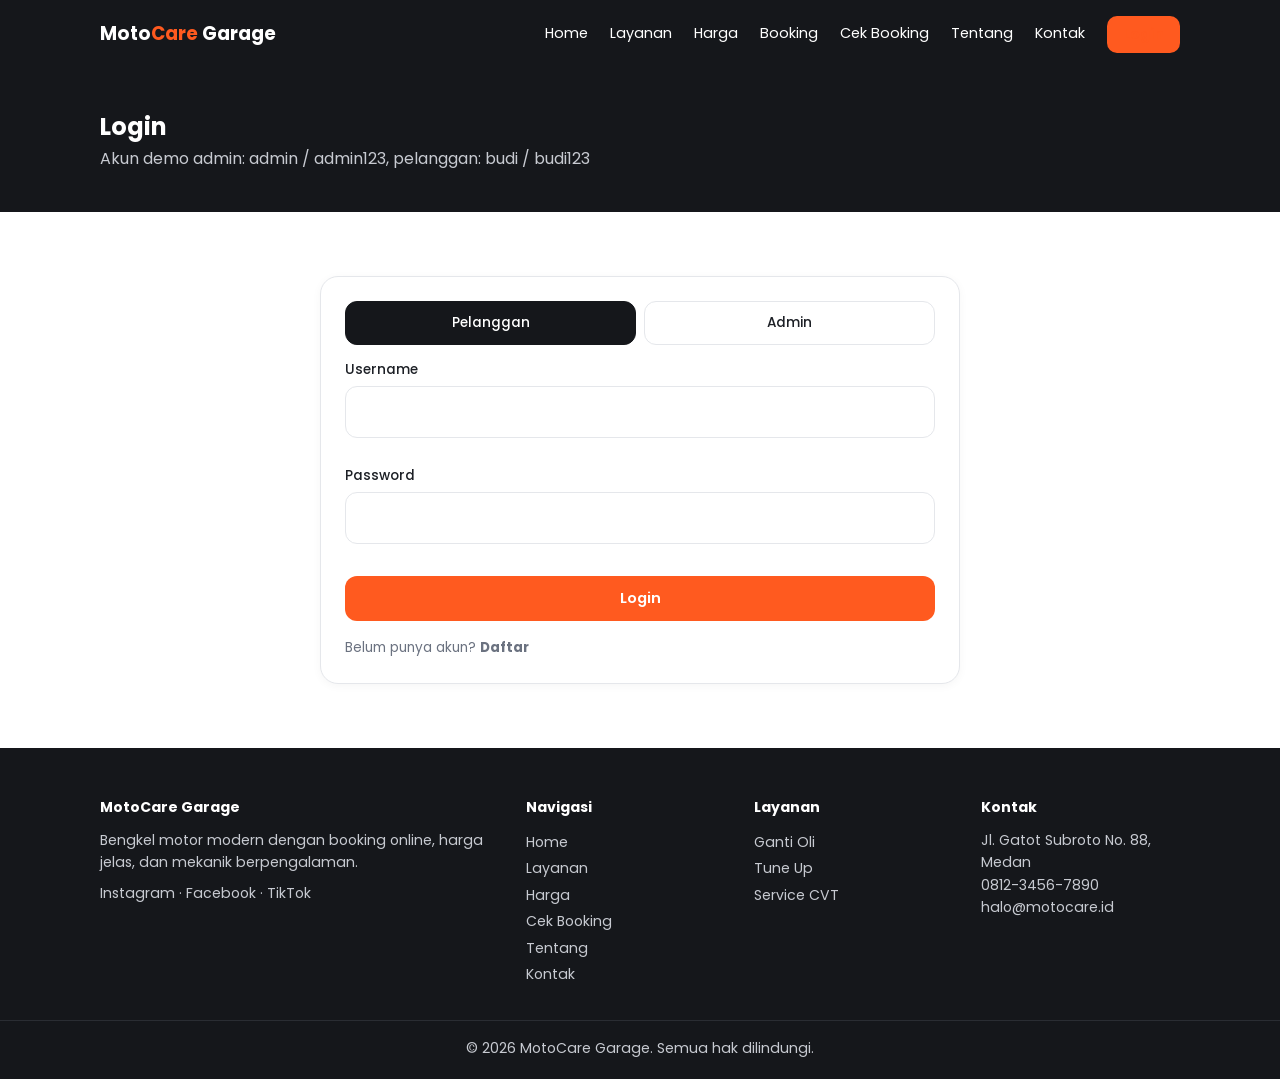
<file: admin/layanan.html>
<!DOCTYPE html><html lang="id"><head><meta charset="UTF-8"><meta name="viewport" content="width=device-width,initial-scale=1"><title>Admin Kelola Layanan - MotoCare Garage</title><link href="https://fonts.googleapis.com/css2?family=Poppins:wght@400;500;600;700&display=swap" rel="stylesheet"><link rel="stylesheet" href="../css/style.css"><link rel="stylesheet" href="../css/responsive.css"><link rel="stylesheet" href="../css/admin.css"></head><body class="adm" data-page="layanan"><aside class="side"><a class="logo" href="../index.html">Moto<b>Care</b> Garage</a><a class="l" href="dashboard.html">Dashboard</a><a class="l" href="booking.html">Booking</a><a class="l on" href="layanan.html">Layanan</a><a class="l" href="#" id="out">Keluar</a></aside><div class="main"><h1>Kelola Layanan</h1><div class="bar"><button class="btn" id="add">Tambah layanan</button></div><div class="tbl"><table><thead><tr><th>Layanan</th><th>Deskripsi</th><th>Harga</th><th>Estimasi</th><th>Aksi</th></tr></thead><tbody id="body"></tbody></table></div></div><script src="../js/main.js"></script><script src="../js/booking.js"></script><script src="../js/admin.js"></script></body></html>
</file>
<file: css/style.css>
/* MotoCare Garage - gaya utama. Warna diatur lewat variabel di :root */
:root{--dark:#15171b;--ink:#1d2026;--acc:#ff5a1f;--acc2:#e0420c;--bg:#f3f4f6;--mut:#6b7280;--line:#e5e7eb}
*{box-sizing:border-box;margin:0}
body{font-family:Poppins,system-ui,sans-serif;color:var(--ink);line-height:1.6;background:#fff}
a{color:inherit;text-decoration:none}
.wrap{max-width:1120px;margin:auto;padding:0 20px}
.nav{position:sticky;top:0;background:var(--dark);color:#fff;z-index:50}
.nav-in{display:flex;align-items:center;justify-content:space-between;height:68px}
.logo{font-weight:700;font-size:1.15rem}.logo b{color:var(--acc)}
#menu{display:flex;gap:22px;align-items:center;font-size:.9rem}
#menu a:not(.btn):hover,#menu a.on{color:var(--acc)}
.burger{display:none;background:none;border:0;color:#fff;font-size:1.6rem;cursor:pointer}
.btn{display:inline-block;background:var(--acc);color:#fff;border:0;padding:12px 24px;border-radius:12px;font:600 .92rem Poppins,sans-serif;cursor:pointer;transition:.2s}
.btn:hover{background:var(--acc2);transform:translateY(-2px);box-shadow:0 8px 20px rgba(255,90,31,.3)}
.btn-sm{padding:8px 16px;border-radius:10px}.btn-line{background:transparent;border:2px solid #fff}.btn-line:hover{background:#fff;color:var(--dark)}
.btn-gray{background:#e5e7eb;color:var(--ink)}.btn-gray:hover{background:#d1d5db;box-shadow:none}
.btn-red{background:#dc2626}
.hero{background:var(--dark);color:#fff;padding:72px 0}
.hero .wrap{display:grid;grid-template-columns:1.1fr 1fr;gap:40px;align-items:center}
.hero h1{font-size:clamp(2rem,4.5vw,3.2rem);line-height:1.15;margin-bottom:16px}
.hero p{color:#c7cad1;margin-bottom:28px;max-width:480px}.hero .btns{display:flex;gap:12px;flex-wrap:wrap}
.hero svg{width:100%;height:auto}
.sec{padding:64px 0}.sec.gray{background:var(--bg)}
.sec h2{font-size:1.9rem;margin-bottom:8px}.sub{color:var(--mut);margin-bottom:32px;max-width:560px}
.grid{display:grid;grid-template-columns:repeat(auto-fill,minmax(250px,1fr));gap:20px}
.card{background:#fff;border:1px solid var(--line);border-radius:18px;padding:24px;box-shadow:0 2px 10px rgba(0,0,0,.04);transition:.25s}
.card:hover{transform:translateY(-4px);box-shadow:0 12px 28px rgba(0,0,0,.09)}
.svc{display:flex;flex-direction:column;gap:8px}.svc p{color:var(--mut);font-size:.88rem;flex:1}
.ico{font-size:1.8rem;width:54px;height:54px;border-radius:14px;background:#fff1ec;display:grid;place-items:center}
.meta{display:flex;justify-content:space-between;font-size:.85rem;color:var(--mut)}.meta b{color:var(--acc);font-size:1rem}
table{width:100%;border-collapse:collapse;font-size:.88rem}
th,td{padding:12px 14px;text-align:left;border-bottom:1px solid var(--line)}th{background:var(--bg);font-weight:600}
.tbl{overflow-x:auto;background:#fff;border-radius:16px;border:1px solid var(--line)}
.note{margin-top:16px;color:var(--mut);font-size:.85rem}
.form{max-width:640px;margin:auto}.row{display:grid;grid-template-columns:1fr 1fr;gap:16px}
label{display:block;font-size:.85rem;font-weight:500;margin:14px 0 6px}
input,select,textarea{width:100%;padding:12px 14px;border:1.5px solid var(--line);border-radius:12px;font:inherit;background:#fff}
input:focus,select:focus,textarea:focus{outline:none;border-color:var(--acc)}
.err{color:#dc2626;font-size:.78rem;min-height:1em}.form .btn{margin-top:20px;width:100%}
.badge{padding:4px 12px;border-radius:99px;font-size:.76rem;font-weight:600;white-space:nowrap}
.s0{background:#fef3c7;color:#92400e}.s1{background:#dbeafe;color:#1e40af}.s2{background:#ffedd5;color:#c2410c}.s3{background:#dcfce7;color:#166534}.s4{background:#fee2e2;color:#991b1b}
.pagehead{background:var(--dark);color:#fff;padding:40px 0}.pagehead p{color:#c7cad1}
.tabs{display:flex;gap:8px;margin-bottom:8px}.tabs label{margin:0;flex:1;text-align:center;border:1.5px solid var(--line);padding:10px;border-radius:12px;cursor:pointer}
.tabs input{display:none}.tabs label:has(input:checked){background:var(--dark);color:#fff;border-color:var(--dark)}
.foot{background:var(--dark);color:#c7cad1;padding:48px 0 20px;font-size:.88rem}
.foot .wrap{display:grid;grid-template-columns:2fr 1fr 1fr 1fr;gap:28px}.foot h4{color:#fff;margin-bottom:10px}.foot a{display:block;padding:2px 0}.foot a:hover{color:var(--acc)}
.copy{text-align:center;margin-top:32px;border-top:1px solid #2a2d33;padding-top:16px}
.toast{position:fixed;right:20px;bottom:20px;background:var(--dark);color:#fff;padding:14px 20px;border-radius:12px;border-left:4px solid var(--acc);z-index:99;animation:in .3s}
.toast.bad{border-color:#dc2626}@keyframes in{from{opacity:0;transform:translateY(12px)}}
.ov{position:fixed;inset:0;background:rgba(0,0,0,.55);display:grid;place-items:center;z-index:90;padding:16px}
.modal{background:#fff;border-radius:18px;padding:26px;max-width:460px;width:100%;max-height:90vh;overflow:auto}
.modal h3{margin-bottom:12px}.kv{display:flex;justify-content:space-between;gap:12px;padding:8px 0;border-bottom:1px solid var(--line);font-size:.9rem}.kv span{color:var(--mut)}
.ok{text-align:center}.ok .no{font-size:1.5rem;font-weight:700;color:var(--acc);margin:8px 0}
.map{background:repeating-linear-gradient(45deg,#e5e7eb,#e5e7eb 12px,#eef0f2 12px,#eef0f2 24px);border-radius:16px;min-height:220px;display:grid;place-items:center;color:var(--mut)}
@media(prefers-reduced-motion:reduce){*{transition:none!important;animation:none!important}}
</file>
<file: css/responsive.css>
/* Tablet dan HP */
@media(max-width:900px){.hero .wrap{grid-template-columns:1fr}.foot .wrap{grid-template-columns:1fr 1fr}}
@media(max-width:820px){.burger{display:block}
#menu{display:none;position:absolute;top:68px;left:0;right:0;background:var(--dark);flex-direction:column;padding:20px;gap:14px;align-items:flex-start}
#menu.open{display:flex}}
@media(max-width:560px){.row{grid-template-columns:1fr}.foot .wrap{grid-template-columns:1fr}.sec{padding:44px 0}}
</file>
<file: css/admin.css>
/* Dashboard admin */
body.adm{background:var(--bg);display:grid;grid-template-columns:230px 1fr;min-height:100vh}
.side{background:var(--dark);color:#fff;padding:24px 16px;position:sticky;top:0;height:100vh}
.side .logo{display:block;margin-bottom:28px}.side a.l{display:block;padding:11px 14px;border-radius:10px;color:#c7cad1;margin-bottom:4px}
.side a.l:hover,.side a.l.on{background:#23262c;color:#fff}.side a.on{border-left:3px solid var(--acc)}
.main{padding:28px;min-width:0}.main h1{font-size:1.5rem;margin-bottom:20px}
.stats{display:grid;grid-template-columns:repeat(auto-fit,minmax(170px,1fr));gap:16px;margin-bottom:24px}
.stat b{font-size:1.9rem;display:block}.stat span{color:var(--mut);font-size:.85rem}
.bar{display:flex;gap:10px;flex-wrap:wrap;margin-bottom:16px}.bar input,.bar select{width:auto;flex:1;min-width:140px}
.act{display:flex;gap:6px}.act button{padding:6px 10px;font-size:.75rem}
h2.t{font-size:1.1rem;margin:24px 0 12px}
@media(max-width:800px){body.adm{grid-template-columns:1fr}.side{position:static;height:auto;display:flex;gap:6px;flex-wrap:wrap;align-items:center}.side .logo{margin:0 10px 0 0}.side a.l{margin:0}}
</file>
